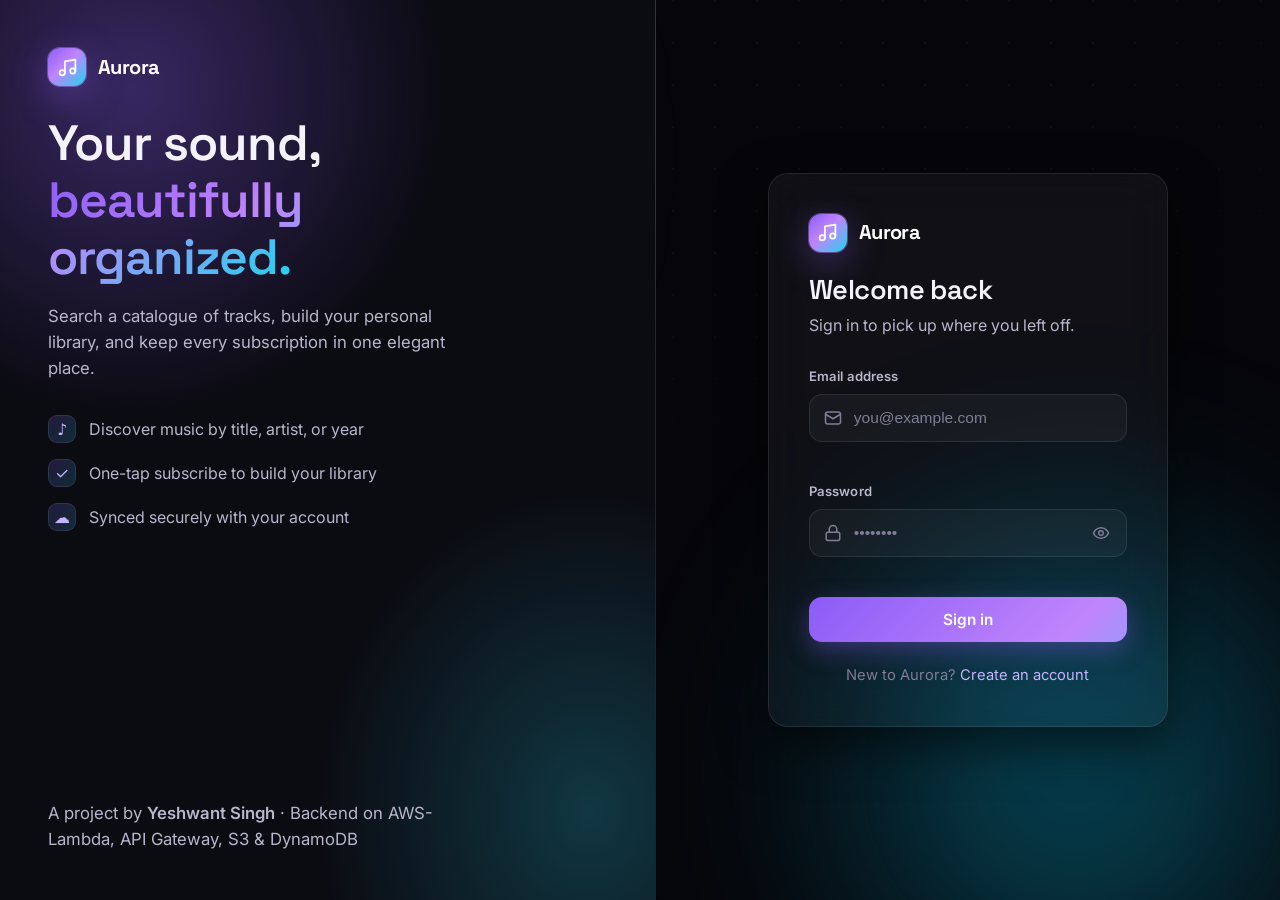
<file: index.html>
<!DOCTYPE html>
<html lang="en">
<head>
  <meta charset="UTF-8">
  <meta name="viewport" content="width=device-width, initial-scale=1.0">
  <meta name="theme-color" content="#06060a">
  <title>Aurora - Sign in</title>
  <meta name="description" content="Aurora - discover and subscribe to the music you love.">
  <link rel="preconnect" href="https://fonts.googleapis.com">
  <link rel="preconnect" href="https://fonts.gstatic.com" crossorigin>
  <link href="https://fonts.googleapis.com/css2?family=Inter:wght@400;500;600;700&family=Space+Grotesk:wght@500;600;700&display=swap" rel="stylesheet">
  <link rel="stylesheet" href="assets/css/styles.css">
</head>
<body>
  <a class="skip-link" href="#loginForm">Skip to login form</a>
  <div class="aurora" aria-hidden="true"></div>
  <div class="aurora-grid" aria-hidden="true"></div>

  <main class="auth">
    <!-- Brand panel -->
    <section class="auth-brand" aria-label="About Aurora">
      <div class="auth-brand-inner">
        <span class="brand">
          <span class="brand-mark" id="brandMark"></span>
          Aurora
        </span>
        <h1>Your sound,<br><span class="gradient-text">beautifully organized.</span></h1>
        <p>Search a catalogue of tracks, build your personal library, and keep every subscription in one elegant place.</p>
        <ul class="auth-features">
          <li><span class="tick" aria-hidden="true">♪</span> Discover music by title, artist, or year</li>
          <li><span class="tick" aria-hidden="true">✓</span> One-tap subscribe to build your library</li>
          <li><span class="tick" aria-hidden="true">☁</span> Synced securely with your account</li>
        </ul>
        <div class="equalizer" aria-hidden="true">
          <span></span><span></span><span></span><span></span><span></span><span></span>
        </div>
      </div>
      <p class="auth-foot">A project by <strong style="color:var(--text-dim);font-weight:600">Yeshwant Singh</strong> · Backend on AWS- Lambda, API Gateway, S3 &amp; DynamoDB</p>
    </section>

    <!-- Form panel -->
    <section class="auth-form-wrap">
      <form id="loginForm" class="auth-card glass" novalidate>
        <!-- compact brand for mobile -->
        <span class="brand" style="margin-bottom:22px;">
          <span class="brand-mark" id="brandMarkMobile"></span> Aurora
        </span>
        <h2>Welcome back</h2>
        <p class="sub">Sign in to pick up where you left off.</p>

        <div class="field">
          <label for="email">Email address</label>
          <div class="input-wrap">
            <span class="leading-icon" aria-hidden="true">
              <svg viewBox="0 0 24 24" fill="none" stroke="currentColor" stroke-width="2" stroke-linecap="round" stroke-linejoin="round" width="18" height="18"><rect x="2" y="4" width="20" height="16" rx="3"/><path d="m22 7-10 6L2 7"/></svg>
            </span>
            <input class="input" type="email" id="email" name="email" autocomplete="email"
                   placeholder="you@example.com" required aria-describedby="emailMsg">
          </div>
          <span class="field-msg" id="emailMsg" role="alert"></span>
        </div>

        <div class="field">
          <label for="password">Password</label>
          <div class="input-wrap">
            <span class="leading-icon" aria-hidden="true">
              <svg viewBox="0 0 24 24" fill="none" stroke="currentColor" stroke-width="2" stroke-linecap="round" stroke-linejoin="round" width="18" height="18"><rect x="3" y="11" width="18" height="11" rx="2"/><path d="M7 11V7a5 5 0 0 1 10 0v4"/></svg>
            </span>
            <input class="input" type="password" id="password" name="password" autocomplete="current-password"
                   placeholder="••••••••" required aria-describedby="passwordMsg">
            <button type="button" class="toggle-pass" data-target="password" aria-label="Show password" aria-pressed="false"></button>
          </div>
          <span class="field-msg" id="passwordMsg" role="alert"></span>
        </div>

        <button type="submit" class="btn btn-full" id="loginBtn">
          <span class="btn-label">Sign in</span>
          <span class="spinner" aria-hidden="true"></span>
        </button>

        <p class="auth-alt">New to Aurora? <a href="register.html">Create an account</a></p>
      </form>
    </section>
  </main>

  <script src="assets/js/config.js"></script>
  <script src="assets/js/login.js"></script>
</body>
</html>
</file>
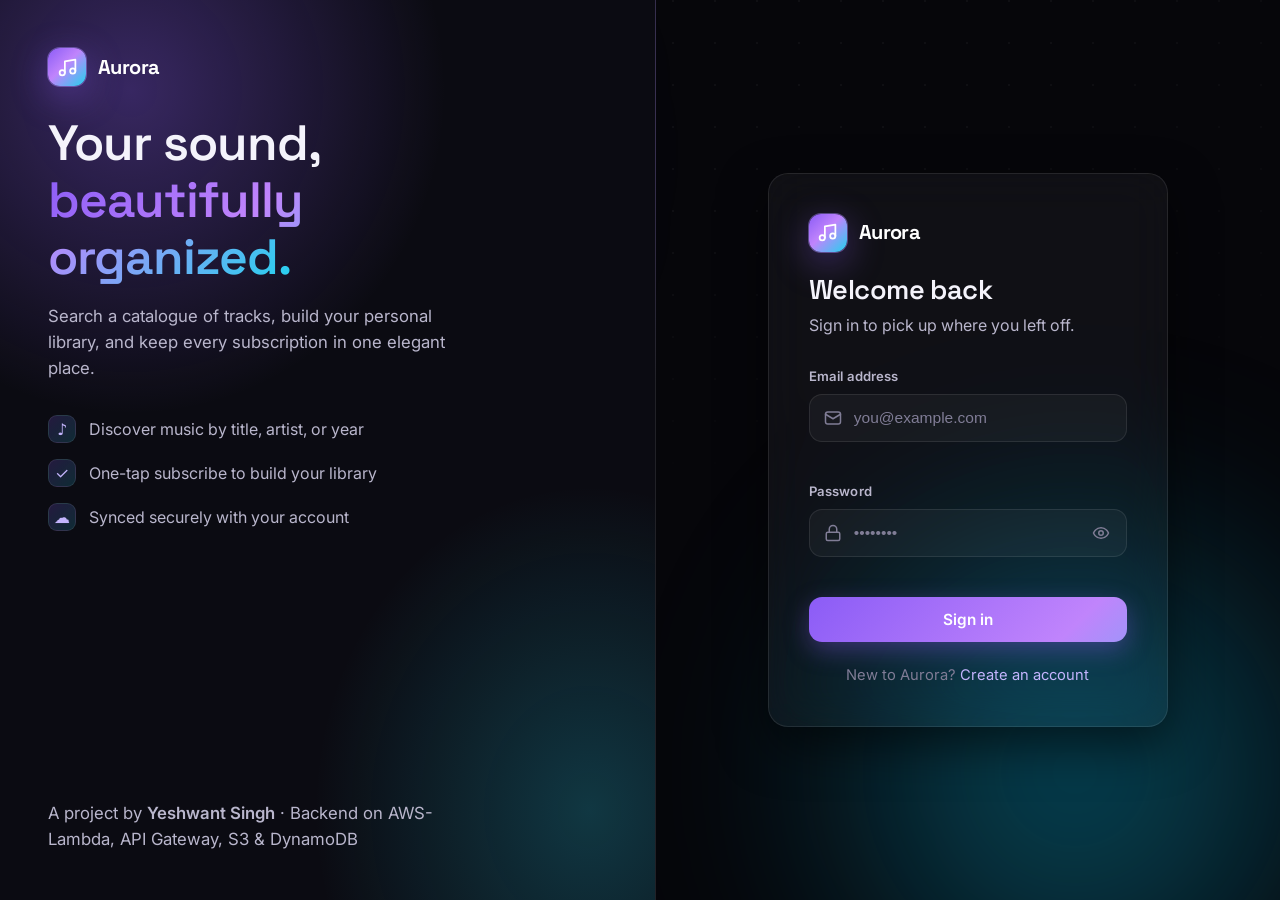
<file: main.html>
<!DOCTYPE html>
<html lang="en">
<head>
  <meta charset="UTF-8">
  <meta name="viewport" content="width=device-width, initial-scale=1.0">
  <meta name="theme-color" content="#06060a">
  <title>Aurora - Your Library</title>
  <meta name="description" content="Search music and manage your Aurora subscriptions.">
  <link rel="preconnect" href="https://fonts.googleapis.com">
  <link rel="preconnect" href="https://fonts.gstatic.com" crossorigin>
  <link href="https://fonts.googleapis.com/css2?family=Inter:wght@400;500;600;700&family=Space+Grotesk:wght@500;600;700&display=swap" rel="stylesheet">
  <link rel="stylesheet" href="assets/css/styles.css">
</head>
<body>
  <a class="skip-link" href="#main">Skip to content</a>
  <div class="aurora" aria-hidden="true"></div>
  <div class="aurora-grid" aria-hidden="true"></div>

  <!-- Top navigation -->
  <header class="nav">
    <a class="brand" href="main.html" aria-label="Aurora home">
      <span class="brand-mark" id="brandMark"></span> Aurora
    </a>
    <div class="nav-user">
      <div class="who" id="who">
        <small>Signed in as</small>
        <strong id="userName">Loading…</strong>
      </div>
      <div class="avatar" id="avatar" aria-hidden="true">A</div>
      <button class="btn btn-ghost btn-sm" id="logoutBtn" type="button">
        <svg viewBox="0 0 24 24" fill="none" stroke="currentColor" stroke-width="2" stroke-linecap="round" stroke-linejoin="round" width="16" height="16" aria-hidden="true"><path d="M9 21H5a2 2 0 0 1-2-2V5a2 2 0 0 1 2-2h4"/><path d="m16 17 5-5-5-5"/><path d="M21 12H9"/></svg>
        Log out
      </button>
    </div>
  </header>

  <main id="main" class="container page">
    <!-- Hero + search -->
    <section class="hero">
      <h1>Find your next <span class="gradient-text">favourite track</span></h1>
      <p>Search the catalogue by title, release year, or artist — then add what you love to your library.</p>
    </section>

    <form class="search-card glass" id="searchForm" role="search" aria-label="Search music">
      <div class="search-grid">
        <div class="field">
          <label for="title">Title</label>
          <input class="input no-icon" type="text" id="title" placeholder="e.g. Bohemian Rhapsody">
        </div>
        <div class="field">
          <label for="year">Year</label>
          <input class="input no-icon" type="text" id="year" inputmode="numeric" placeholder="e.g. 1975">
        </div>
        <div class="field">
          <label for="artist">Artist</label>
          <input class="input no-icon" type="text" id="artist" placeholder="e.g. Queen">
        </div>
        <button class="btn" id="searchBtn" type="submit">
          <span class="btn-label">
            <svg viewBox="0 0 24 24" fill="none" stroke="currentColor" stroke-width="2.2" stroke-linecap="round" stroke-linejoin="round" width="17" height="17" aria-hidden="true" style="margin-right:7px;vertical-align:-3px;"><circle cx="11" cy="11" r="8"/><path d="m21 21-4.3-4.3"/></svg>Search
          </span>
          <span class="spinner" aria-hidden="true"></span>
        </button>
      </div>
    </form>

    <!-- Search results -->
    <section class="section" id="resultsSection" hidden>
      <div class="section-head">
        <h2>Search results <span class="count-pill" id="resultsCount">0</span></h2>
      </div>
      <div class="grid" id="queryResults" aria-live="polite"></div>
    </section>

    <!-- Library -->
    <section class="section" id="librarySection">
      <div class="section-head">
        <h2>
          <svg viewBox="0 0 24 24" fill="none" stroke="currentColor" stroke-width="2" stroke-linecap="round" stroke-linejoin="round" width="20" height="20" aria-hidden="true"><path d="M9 18V5l12-2v13"/><circle cx="6" cy="18" r="3"/><circle cx="18" cy="16" r="3"/></svg>
          Your library <span class="count-pill" id="libraryCount">0</span>
        </h2>
      </div>
      <div class="grid" id="subscriptionsList" aria-live="polite"></div>
    </section>
  </main>

  <script src="assets/js/config.js"></script>
  <script src="assets/js/main.js"></script>
</body>
</html>
</file>
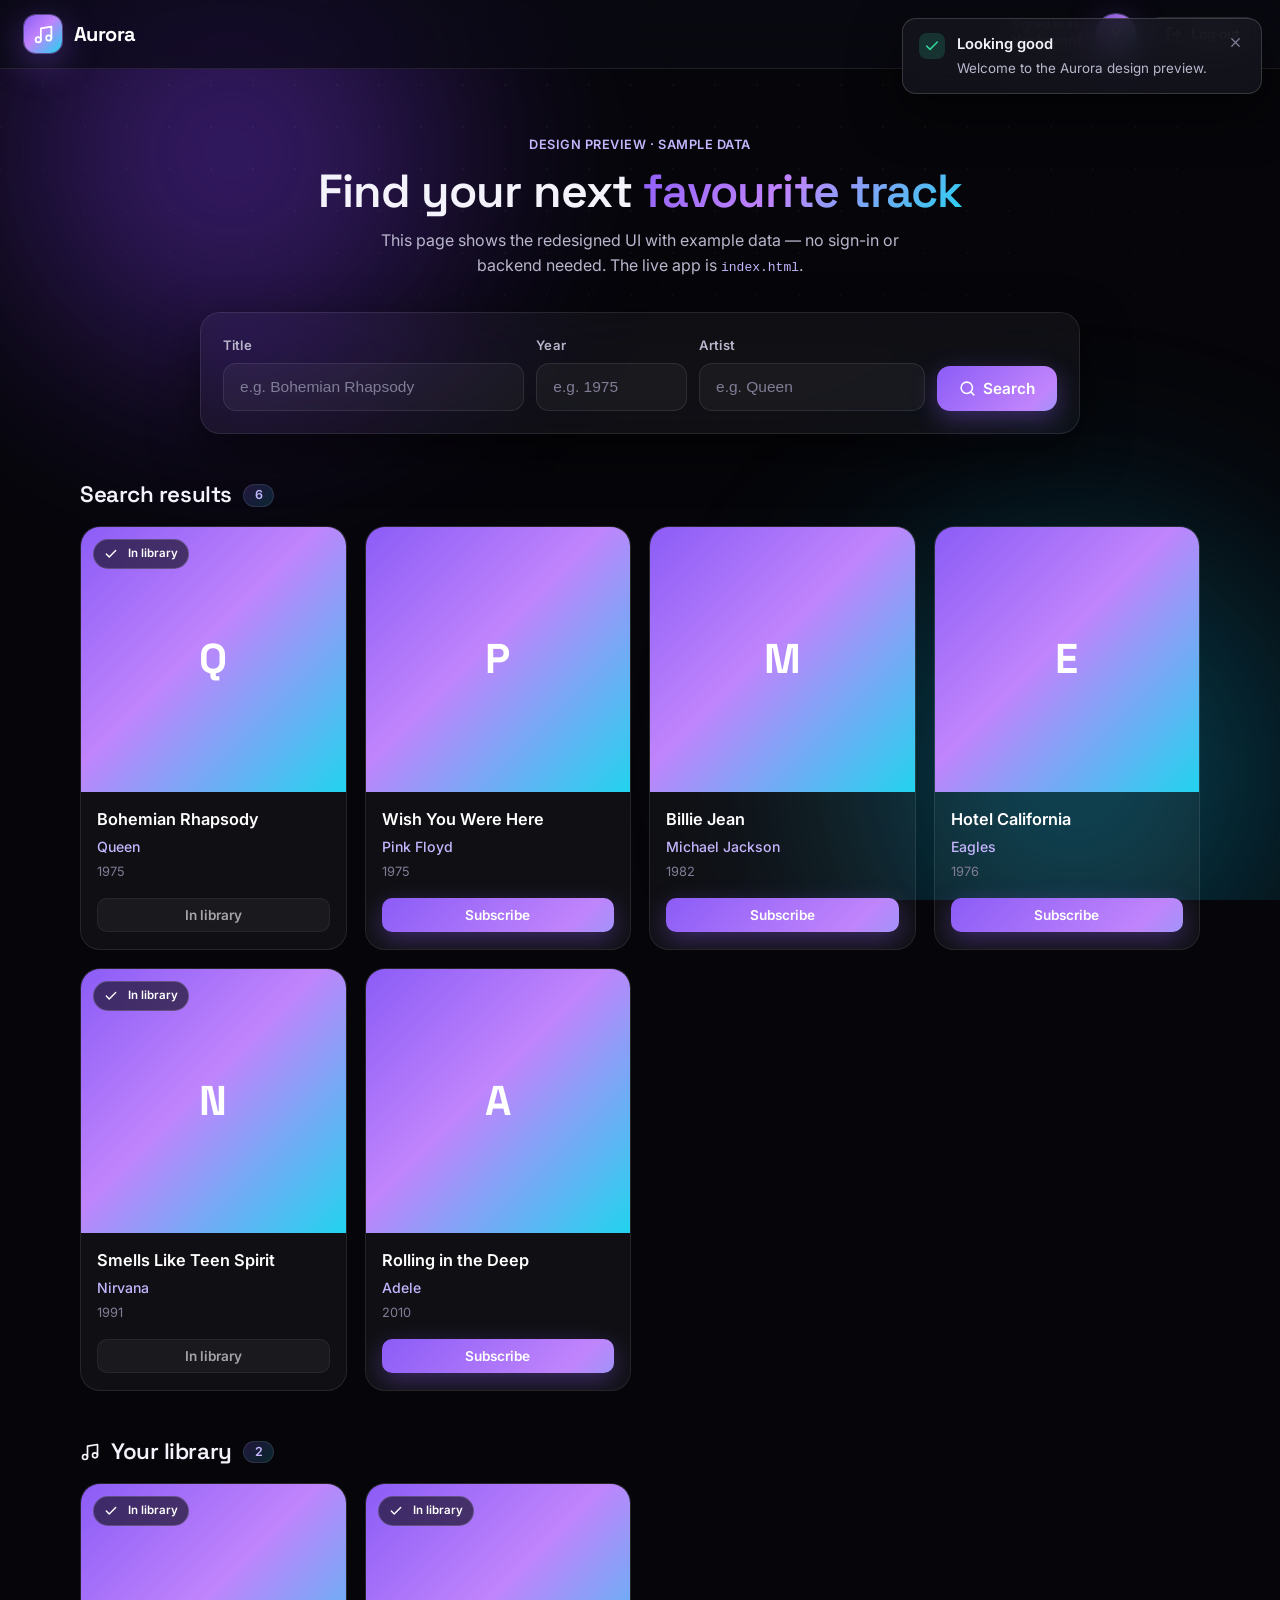
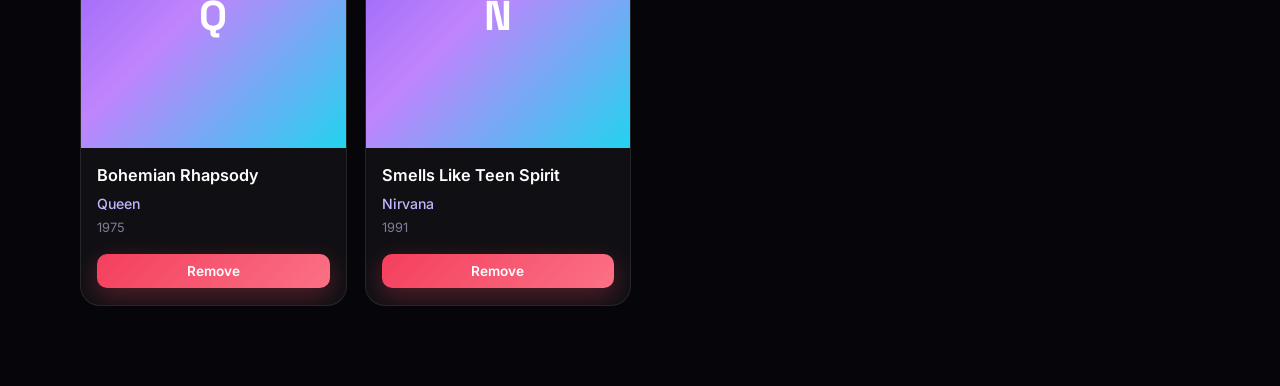
<file: preview.html>
<!DOCTYPE html>
<html lang="en">
<head>
  <meta charset="UTF-8">
  <meta name="viewport" content="width=device-width, initial-scale=1.0">
  <title>Aurora - Design Preview (no login needed)</title>
  <link rel="preconnect" href="https://fonts.googleapis.com">
  <link rel="preconnect" href="https://fonts.gstatic.com" crossorigin>
  <link href="https://fonts.googleapis.com/css2?family=Inter:wght@400;500;600;700&family=Space+Grotesk:wght@500;600;700&display=swap" rel="stylesheet">
  <link rel="stylesheet" href="assets/css/styles.css">
</head>
<body>
  <div class="aurora" aria-hidden="true"></div>
  <div class="aurora-grid" aria-hidden="true"></div>

  <header class="nav">
    <a class="brand" href="#"><span class="brand-mark" id="bm"></span> Aurora</a>
    <div class="nav-user">
      <div class="who"><small>Signed in as</small><strong>Yeshwant</strong></div>
      <div class="avatar">Y</div>
      <button class="btn btn-ghost btn-sm" type="button">
        <svg viewBox="0 0 24 24" fill="none" stroke="currentColor" stroke-width="2" stroke-linecap="round" stroke-linejoin="round" width="16" height="16" aria-hidden="true"><path d="M9 21H5a2 2 0 0 1-2-2V5a2 2 0 0 1 2-2h4"/><path d="m16 17 5-5-5-5"/><path d="M21 12H9"/></svg>
        Log out
      </button>
    </div>
  </header>

  <main class="container page">
    <section class="hero">
      <p style="color:var(--accent-soft);font-weight:600;letter-spacing:.04em;text-transform:uppercase;font-size:.8rem;margin-bottom:10px">Design preview · sample data</p>
      <h1>Find your next <span class="gradient-text">favourite track</span></h1>
      <p>This page shows the redesigned UI with example data — no sign-in or backend needed. The live app is <code style="color:var(--accent-soft)">index.html</code>.</p>
    </section>

    <form class="search-card glass" onsubmit="return false">
      <div class="search-grid">
        <div class="field"><label for="t">Title</label><input class="input no-icon" id="t" type="text" placeholder="e.g. Bohemian Rhapsody"></div>
        <div class="field"><label for="y">Year</label><input class="input no-icon" id="y" type="text" placeholder="e.g. 1975"></div>
        <div class="field"><label for="a">Artist</label><input class="input no-icon" id="a" type="text" placeholder="e.g. Queen"></div>
        <button class="btn" type="button" onclick="demoToast()"><span class="btn-label"><svg viewBox="0 0 24 24" fill="none" stroke="currentColor" stroke-width="2.2" stroke-linecap="round" stroke-linejoin="round" width="17" height="17" aria-hidden="true" style="margin-right:7px;vertical-align:-3px"><circle cx="11" cy="11" r="8"/><path d="m21 21-4.3-4.3"/></svg>Search</span></button>
      </div>
    </form>

    <section class="section">
      <div class="section-head"><h2>Search results <span class="count-pill">6</span></h2></div>
      <div class="grid" id="results"></div>
    </section>

    <section class="section">
      <div class="section-head"><h2>
        <svg viewBox="0 0 24 24" fill="none" stroke="currentColor" stroke-width="2" stroke-linecap="round" stroke-linejoin="round" width="20" height="20" aria-hidden="true"><path d="M9 18V5l12-2v13"/><circle cx="6" cy="18" r="3"/><circle cx="18" cy="16" r="3"/></svg>
        Your library <span class="count-pill">2</span></h2></div>
      <div class="grid" id="library"></div>
    </section>
  </main>

  <script src="assets/js/config.js"></script>
  <script>
    document.getElementById('bm').innerHTML = brandMarkSVG();

    const results = [
      { title: 'Bohemian Rhapsody', artist: 'Queen', year: 1975, sub: true },
      { title: 'Wish You Were Here', artist: 'Pink Floyd', year: 1975, sub: false },
      { title: 'Billie Jean', artist: 'Michael Jackson', year: 1982, sub: false },
      { title: 'Hotel California', artist: 'Eagles', year: 1976, sub: false },
      { title: 'Smells Like Teen Spirit', artist: 'Nirvana', year: 1991, sub: true },
      { title: 'Rolling in the Deep', artist: 'Adele', year: 2010, sub: false },
    ];
    const library = [
      { title: 'Bohemian Rhapsody', artist: 'Queen', year: 1975 },
      { title: 'Smells Like Teen Spirit', artist: 'Nirvana', year: 1991 },
    ];

    function card(item, mode) {
      const subscribed = mode === 'library' || item.sub;
      const el = document.createElement('article');
      el.className = 'card';
      const badge = subscribed ? `<span class="badge"><svg viewBox="0 0 24 24" fill="none" stroke="currentColor" stroke-width="2.4" stroke-linecap="round" stroke-linejoin="round" width="14" height="14" style="margin-right:5px"><path d="M20 6 9 17l-5-5"/></svg>In library</span>` : '';
      let btn;
      if (mode === 'library') btn = `<button class="btn btn-sm btn-danger">Remove</button>`;
      else if (subscribed) btn = `<button class="btn btn-sm btn-ghost" disabled>In library</button>`;
      else btn = `<button class="btn btn-sm">Subscribe</button>`;
      el.innerHTML = `
        <div class="card-art">${badge}<img alt="Artwork for ${item.artist}" src="${artistImageUrl(item.artist)}"></div>
        <div class="card-body">
          <span class="card-title">${item.title}</span>
          <span class="card-artist">${item.artist}</span>
          <span class="card-year">${item.year}</span>
          <div class="card-actions">${btn}</div>
        </div>`;
      attachImageFallback(el.querySelector('img'), item.artist);
      return el;
    }

    const r = document.getElementById('results');
    results.forEach((it, i) => { const c = card(it, 'result'); c.style.animationDelay = (i*45)+'ms'; r.appendChild(c); });
    const lib = document.getElementById('library');
    library.forEach((it, i) => { const c = card(it, 'library'); c.style.animationDelay = (i*45)+'ms'; lib.appendChild(c); });

    function demoToast() { showToast('This is a preview — open index.html to use the live app.', 'info', { title: 'Demo only' }); }
    setTimeout(() => showToast('Welcome to the Aurora design preview.', 'success', { title: 'Looking good' }), 600);
  </script>
</body>
</html>
</file>
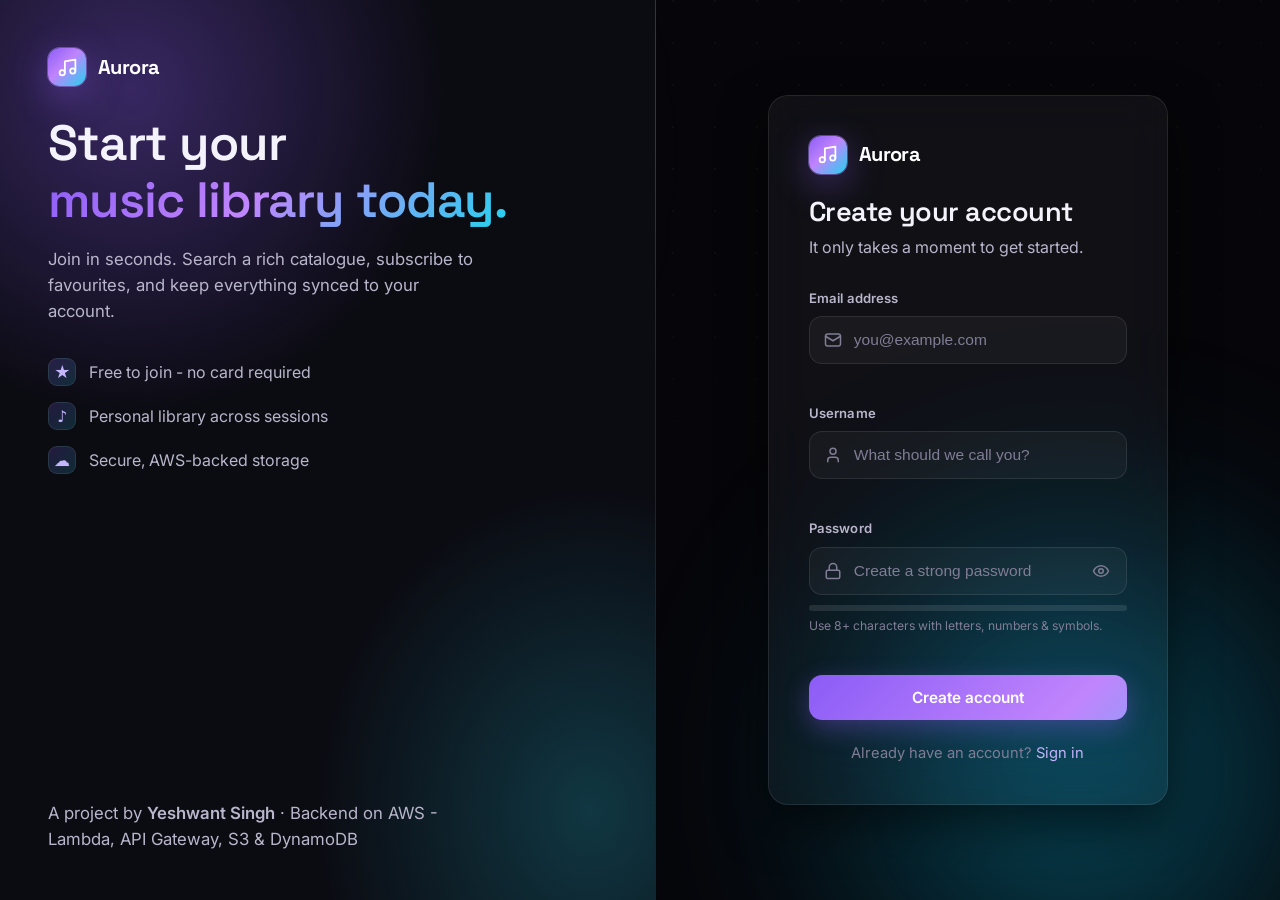
<file: register.html>
<!DOCTYPE html>
<html lang="en">
<head>
  <meta charset="UTF-8">
  <meta name="viewport" content="width=device-width, initial-scale=1.0">
  <meta name="theme-color" content="#06060a">
  <title>Aurora - Create account</title>
  <meta name="description" content="Create your Aurora account and start building your music library.">
  <link rel="preconnect" href="https://fonts.googleapis.com">
  <link rel="preconnect" href="https://fonts.gstatic.com" crossorigin>
  <link href="https://fonts.googleapis.com/css2?family=Inter:wght@400;500;600;700&family=Space+Grotesk:wght@500;600;700&display=swap" rel="stylesheet">
  <link rel="stylesheet" href="assets/css/styles.css">
</head>
<body>
  <a class="skip-link" href="#registerForm">Skip to registration form</a>
  <div class="aurora" aria-hidden="true"></div>
  <div class="aurora-grid" aria-hidden="true"></div>

  <main class="auth">
    <!-- Brand panel -->
    <section class="auth-brand" aria-label="About Aurora">
      <div class="auth-brand-inner">
        <span class="brand">
          <span class="brand-mark" id="brandMark"></span>
          Aurora
        </span>
        <h1>Start your<br><span class="gradient-text">music library today.</span></h1>
        <p>Join in seconds. Search a rich catalogue, subscribe to favourites, and keep everything synced to your account.</p>
        <ul class="auth-features">
          <li><span class="tick" aria-hidden="true">★</span> Free to join - no card required</li>
          <li><span class="tick" aria-hidden="true">♪</span> Personal library across sessions</li>
          <li><span class="tick" aria-hidden="true">☁</span> Secure, AWS-backed storage</li>
        </ul>
        <div class="equalizer" aria-hidden="true">
          <span></span><span></span><span></span><span></span><span></span><span></span>
        </div>
      </div>
      <p class="auth-foot">A project by <strong style="color:var(--text-dim);font-weight:600">Yeshwant Singh</strong> · Backend on AWS - Lambda, API Gateway, S3 &amp; DynamoDB</p>
    </section>

    <!-- Form panel -->
    <section class="auth-form-wrap">
      <form id="registerForm" class="auth-card glass" novalidate>
        <span class="brand" style="margin-bottom:22px;">
          <span class="brand-mark" id="brandMarkMobile"></span> Aurora
        </span>
        <h2>Create your account</h2>
        <p class="sub">It only takes a moment to get started.</p>

        <div class="field">
          <label for="email">Email address</label>
          <div class="input-wrap">
            <span class="leading-icon" aria-hidden="true">
              <svg viewBox="0 0 24 24" fill="none" stroke="currentColor" stroke-width="2" stroke-linecap="round" stroke-linejoin="round" width="18" height="18"><rect x="2" y="4" width="20" height="16" rx="3"/><path d="m22 7-10 6L2 7"/></svg>
            </span>
            <input class="input" type="email" id="email" name="email" autocomplete="email"
                   placeholder="you@example.com" required aria-describedby="emailMsg">
          </div>
          <span class="field-msg" id="emailMsg" role="alert"></span>
        </div>

        <div class="field">
          <label for="user_name">Username</label>
          <div class="input-wrap">
            <span class="leading-icon" aria-hidden="true">
              <svg viewBox="0 0 24 24" fill="none" stroke="currentColor" stroke-width="2" stroke-linecap="round" stroke-linejoin="round" width="18" height="18"><path d="M19 21v-2a4 4 0 0 0-4-4H9a4 4 0 0 0-4 4v2"/><circle cx="12" cy="7" r="4"/></svg>
            </span>
            <input class="input" type="text" id="user_name" name="user_name" autocomplete="username"
                   placeholder="What should we call you?" required aria-describedby="userMsg">
          </div>
          <span class="field-msg" id="userMsg" role="alert"></span>
        </div>

        <div class="field">
          <label for="password">Password</label>
          <div class="input-wrap">
            <span class="leading-icon" aria-hidden="true">
              <svg viewBox="0 0 24 24" fill="none" stroke="currentColor" stroke-width="2" stroke-linecap="round" stroke-linejoin="round" width="18" height="18"><rect x="3" y="11" width="18" height="11" rx="2"/><path d="M7 11V7a5 5 0 0 1 10 0v4"/></svg>
            </span>
            <input class="input" type="password" id="password" name="password" autocomplete="new-password"
                   placeholder="Create a strong password" required aria-describedby="passwordMsg strengthLabel">
            <button type="button" class="toggle-pass" data-target="password" aria-label="Show password" aria-pressed="false"></button>
          </div>
          <div class="strength" aria-hidden="false">
            <div class="strength-bar"><span id="strengthFill"></span></div>
            <span class="strength-label" id="strengthLabel">Use 8+ characters with letters, numbers & symbols.</span>
          </div>
          <span class="field-msg" id="passwordMsg" role="alert"></span>
        </div>

        <button type="submit" class="btn btn-full" id="registerBtn">
          <span class="btn-label">Create account</span>
          <span class="spinner" aria-hidden="true"></span>
        </button>

        <p class="auth-alt">Already have an account? <a href="index.html">Sign in</a></p>
      </form>
    </section>
  </main>

  <script src="assets/js/config.js"></script>
  <script src="assets/js/register.js"></script>
</body>
</html>
</file>
<file: assets/css/styles.css>
/* ============================================================
   Aurora — Music Subscriptions
   Premium dark design system
   ============================================================ */

/* ---------- Design tokens ---------- */
:root {
  /* Surfaces */
  --bg-0: #06060a;
  --bg-1: #0b0b12;
  --bg-2: #101019;
  --surface: rgba(255, 255, 255, 0.045);
  --surface-2: rgba(255, 255, 255, 0.07);
  --surface-3: rgba(255, 255, 255, 0.10);
  --border: rgba(255, 255, 255, 0.09);
  --border-strong: rgba(255, 255, 255, 0.16);

  /* Text */
  --text: #f4f3fb;
  --text-dim: #b9b6cc;
  --text-mute: #807d96;

  /* Brand (lavender lineage, elevated) */
  --accent: #a78bfa;
  --accent-strong: #8b5cf6;
  --accent-soft: #c4b5fd;
  --cyan: #22d3ee;
  --pink: #f472b6;
  --grad: linear-gradient(135deg, #8b5cf6 0%, #c084fc 45%, #22d3ee 100%);
  --grad-soft: linear-gradient(135deg, rgba(139,92,246,0.20), rgba(34,211,238,0.16));

  /* Status */
  --success: #34d399;
  --danger: #fb7185;
  --warning: #fbbf24;

  /* Effects */
  --radius: 20px;
  --radius-sm: 13px;
  --radius-pill: 999px;
  --shadow-sm: 0 4px 16px rgba(0, 0, 0, 0.35);
  --shadow: 0 18px 48px rgba(0, 0, 0, 0.55);
  --glow: 0 0 0 1px rgba(167, 139, 250, 0.45), 0 10px 36px rgba(139, 92, 246, 0.40);
  --ring: 0 0 0 3px rgba(167, 139, 250, 0.45);

  --ease: cubic-bezier(0.22, 1, 0.36, 1);
  --speed: 0.35s;
}

/* ---------- Reset ---------- */
*, *::before, *::after { box-sizing: border-box; }
html { -webkit-text-size-adjust: 100%; scroll-behavior: smooth; }
body {
  margin: 0;
  min-height: 100vh;
  font-family: 'Inter', system-ui, -apple-system, sans-serif;
  color: var(--text);
  background: var(--bg-0);
  line-height: 1.55;
  -webkit-font-smoothing: antialiased;
  text-rendering: optimizeLegibility;
  overflow-x: hidden;
}
h1, h2, h3, h4 {
  font-family: 'Space Grotesk', 'Inter', sans-serif;
  font-weight: 600;
  letter-spacing: -0.02em;
  line-height: 1.15;
  margin: 0;
}
p { margin: 0; }
a { color: var(--accent-soft); text-decoration: none; transition: color var(--speed) var(--ease); }
a:hover { color: #fff; }
img { display: block; max-width: 100%; }
button { font-family: inherit; cursor: pointer; }

/* ---------- Animated aurora background ---------- */
.aurora {
  position: fixed;
  inset: 0;
  z-index: -2;
  background: var(--bg-0);
  overflow: hidden;
}
.aurora::before,
.aurora::after {
  content: "";
  position: absolute;
  width: 60vmax;
  height: 60vmax;
  border-radius: 50%;
  filter: blur(90px);
  opacity: 0.55;
  will-change: transform;
}
.aurora::before {
  background: radial-gradient(circle at center, #7c3aed, transparent 60%);
  top: -18vmax; left: -12vmax;
  animation: drift1 22s var(--ease) infinite alternate;
}
.aurora::after {
  background: radial-gradient(circle at center, #0891b2, transparent 60%);
  bottom: -20vmax; right: -14vmax;
  animation: drift2 26s var(--ease) infinite alternate;
}
.aurora-grid {
  position: fixed;
  inset: 0;
  z-index: -1;
  background-image:
    radial-gradient(circle at 1px 1px, rgba(255,255,255,0.04) 1px, transparent 0);
  background-size: 42px 42px;
  mask-image: radial-gradient(ellipse 80% 60% at 50% 0%, #000 40%, transparent 100%);
  pointer-events: none;
}
@keyframes drift1 {
  to { transform: translate(18vmax, 12vmax) scale(1.2); }
}
@keyframes drift2 {
  to { transform: translate(-16vmax, -10vmax) scale(1.15); }
}

/* ---------- Reusable bits ---------- */
.glass {
  background: var(--surface);
  border: 1px solid var(--border);
  border-radius: var(--radius);
  backdrop-filter: blur(22px) saturate(140%);
  -webkit-backdrop-filter: blur(22px) saturate(140%);
  box-shadow: var(--shadow);
}
.brand {
  display: inline-flex;
  align-items: center;
  gap: 12px;
  font-family: 'Space Grotesk', sans-serif;
  font-weight: 700;
  font-size: 1.25rem;
  letter-spacing: -0.03em;
  color: #fff;
}
.brand-mark {
  width: 38px; height: 38px;
  display: grid; place-items: center;
  border-radius: 12px;
  background: var(--grad);
  box-shadow: var(--glow);
  flex: 0 0 auto;
}
.brand-mark svg { width: 21px; height: 21px; }
.gradient-text {
  background: var(--grad);
  -webkit-background-clip: text;
  background-clip: text;
  color: transparent;
}

/* Skip link (a11y) */
.skip-link {
  position: absolute;
  left: 14px; top: -60px;
  z-index: 2000;
  padding: 10px 18px;
  border-radius: 10px;
  background: var(--accent-strong);
  color: #fff;
  font-weight: 600;
  transition: top 0.2s var(--ease);
}
.skip-link:focus { top: 14px; color: #fff; }

/* ---------- Buttons ---------- */
.btn {
  position: relative;
  display: inline-flex;
  align-items: center;
  justify-content: center;
  gap: 9px;
  border: none;
  border-radius: var(--radius-sm);
  padding: 13px 22px;
  font-size: 0.96rem;
  font-weight: 600;
  color: #fff;
  background: var(--grad);
  background-size: 180% 180%;
  box-shadow: 0 8px 24px rgba(139, 92, 246, 0.35);
  transition: transform var(--speed) var(--ease), box-shadow var(--speed) var(--ease), background-position var(--speed) var(--ease), filter var(--speed) var(--ease);
  overflow: hidden;
}
.btn:hover { transform: translateY(-2px); box-shadow: var(--glow); background-position: 100% 0; }
.btn:active { transform: translateY(0) scale(0.98); }
.btn[disabled] { opacity: 0.65; cursor: not-allowed; transform: none; filter: saturate(0.7); }
.btn-full { width: 100%; }

.btn-ghost {
  background: var(--surface-2);
  box-shadow: inset 0 0 0 1px var(--border);
  color: var(--text);
}
.btn-ghost:hover {
  background: var(--surface-3);
  box-shadow: inset 0 0 0 1px var(--border-strong);
}
.btn-danger {
  background: linear-gradient(135deg, #f43f5e, #fb7185);
  box-shadow: 0 8px 24px rgba(244, 63, 94, 0.3);
}
.btn-sm { padding: 9px 16px; font-size: 0.85rem; border-radius: 10px; }

/* spinner inside buttons */
.btn .spinner { width: 17px; height: 17px; display: none; }
.btn.loading .btn-label { visibility: hidden; }
.btn.loading .spinner { display: block; position: absolute; }
.spinner {
  border: 2.5px solid rgba(255,255,255,0.35);
  border-top-color: #fff;
  border-radius: 50%;
  animation: spin 0.7s linear infinite;
}
@keyframes spin { to { transform: rotate(360deg); } }

/* ---------- Form fields ---------- */
.field { margin-bottom: 18px; }
.field > label {
  display: block;
  font-size: 0.82rem;
  font-weight: 600;
  color: var(--text-dim);
  margin-bottom: 8px;
  letter-spacing: 0.01em;
}
.input-wrap { position: relative; display: flex; align-items: center; }
.input-wrap .leading-icon {
  position: absolute; left: 15px;
  width: 18px; height: 18px;
  color: var(--text-mute);
  pointer-events: none;
}
.input {
  width: 100%;
  padding: 14px 16px 14px 44px;
  font-size: 0.97rem;
  color: var(--text);
  background: rgba(255, 255, 255, 0.04);
  border: 1px solid var(--border);
  border-radius: var(--radius-sm);
  transition: border-color var(--speed) var(--ease), box-shadow var(--speed) var(--ease), background var(--speed) var(--ease);
}
.input::placeholder { color: var(--text-mute); }
.input:hover { border-color: var(--border-strong); }
.input:focus {
  outline: none;
  border-color: var(--accent);
  background: rgba(255, 255, 255, 0.06);
  box-shadow: var(--ring);
}
.input.no-icon { padding-left: 16px; }
.input[aria-invalid="true"] {
  border-color: var(--danger);
  box-shadow: 0 0 0 3px rgba(251, 113, 133, 0.3);
}
.toggle-pass {
  position: absolute; right: 8px;
  display: grid; place-items: center;
  width: 36px; height: 36px;
  border: none; background: transparent;
  color: var(--text-mute);
  border-radius: 9px;
  transition: color var(--speed) var(--ease), background var(--speed) var(--ease);
}
.toggle-pass:hover { color: var(--text); background: var(--surface-2); }
.toggle-pass:focus-visible { outline: none; box-shadow: var(--ring); color: var(--text); }

.field-msg {
  display: block;
  min-height: 1.1em;
  margin-top: 7px;
  font-size: 0.8rem;
  color: var(--danger);
}

/* Password strength meter */
.strength { margin-top: 10px; }
.strength-bar {
  height: 6px;
  border-radius: 999px;
  background: var(--surface-3);
  overflow: hidden;
}
.strength-bar > span {
  display: block; height: 100%; width: 0;
  border-radius: 999px;
  transition: width var(--speed) var(--ease), background var(--speed) var(--ease);
}
.strength-label { font-size: 0.76rem; color: var(--text-mute); margin-top: 6px; display: block; }

/* ---------- Auth split layout ---------- */
.auth {
  display: grid;
  grid-template-columns: 1.05fr 1fr;
  min-height: 100vh;
}
.auth-brand {
  position: relative;
  display: flex;
  flex-direction: column;
  justify-content: space-between;
  padding: 48px;
  overflow: hidden;
  background:
    radial-gradient(80% 60% at 20% 10%, rgba(139,92,246,0.35), transparent 60%),
    radial-gradient(70% 60% at 90% 90%, rgba(34,211,238,0.22), transparent 60%),
    var(--bg-1);
  border-right: 1px solid var(--border);
}
.auth-brand-inner { position: relative; z-index: 2; max-width: 460px; }
.auth-brand h1 {
  font-size: clamp(2rem, 4vw, 3.1rem);
  margin: 28px 0 18px;
}
.auth-brand p { color: var(--text-dim); font-size: 1.05rem; max-width: 40ch; }
.auth-features { list-style: none; padding: 0; margin: 34px 0 0; display: grid; gap: 16px; }
.auth-features li { display: flex; gap: 13px; align-items: center; color: var(--text-dim); }
.auth-features .tick {
  flex: 0 0 auto;
  width: 28px; height: 28px;
  display: grid; place-items: center;
  border-radius: 9px;
  background: var(--grad-soft);
  color: var(--accent-soft);
  border: 1px solid var(--border);
}
.auth-foot { position: relative; z-index: 2; color: var(--text-mute); font-size: 0.85rem; }

/* Equalizer animation in brand panel */
.equalizer { display: flex; align-items: flex-end; gap: 6px; height: 60px; margin-top: 8px; }
.equalizer span {
  width: 7px; border-radius: 6px;
  background: var(--grad);
  animation: eq 1.4s var(--ease) infinite;
}
.equalizer span:nth-child(1) { animation-delay: -0.2s; }
.equalizer span:nth-child(2) { animation-delay: -0.6s; }
.equalizer span:nth-child(3) { animation-delay: -0.1s; }
.equalizer span:nth-child(4) { animation-delay: -0.8s; }
.equalizer span:nth-child(5) { animation-delay: -0.4s; }
.equalizer span:nth-child(6) { animation-delay: -0.5s; }
@keyframes eq { 0%,100% { height: 18%; } 50% { height: 100%; } }

.auth-form-wrap {
  display: flex;
  align-items: center;
  justify-content: center;
  padding: 40px 28px;
}
.auth-card {
  width: 100%;
  max-width: 400px;
  padding: 40px;
  animation: rise 0.7s var(--ease) both;
}
.auth-card h2 { font-size: 1.7rem; margin-bottom: 8px; }
.auth-card .sub { color: var(--text-dim); margin-bottom: 28px; }
.auth-alt { text-align: center; margin-top: 22px; color: var(--text-mute); font-size: 0.92rem; }
@keyframes rise { from { opacity: 0; transform: translateY(22px); } to { opacity: 1; transform: none; } }

/* ---------- App shell / nav ---------- */
.nav {
  position: sticky;
  top: 0;
  z-index: 100;
  display: flex;
  align-items: center;
  justify-content: space-between;
  gap: 16px;
  padding: 14px 24px;
  background: rgba(11, 11, 18, 0.72);
  backdrop-filter: blur(18px) saturate(140%);
  -webkit-backdrop-filter: blur(18px) saturate(140%);
  border-bottom: 1px solid var(--border);
}
.nav-user { display: flex; align-items: center; gap: 14px; }
.avatar {
  width: 40px; height: 40px;
  display: grid; place-items: center;
  border-radius: 50%;
  background: var(--grad);
  color: #fff; font-weight: 700;
  box-shadow: var(--glow);
  flex: 0 0 auto;
  text-transform: uppercase;
}
.nav-user .who { line-height: 1.2; }
.nav-user .who small { display: block; color: var(--text-mute); font-size: 0.74rem; }
.nav-user .who strong { font-size: 0.96rem; font-weight: 600; }

.container { max-width: 1120px; margin: 0 auto; padding: 0 24px; }
.page { padding: 36px 0 80px; }

/* Hero / search */
.hero { text-align: center; padding: 30px 0 8px; animation: rise 0.6s var(--ease) both; }
.hero h1 { font-size: clamp(1.9rem, 4vw, 2.9rem); margin-bottom: 10px; }
.hero p { color: var(--text-dim); max-width: 52ch; margin: 0 auto; }

.search-card { margin: 26px auto 0; max-width: 880px; padding: 22px; }
.search-grid {
  display: grid;
  grid-template-columns: 2fr 1fr 1.5fr auto;
  gap: 12px;
  align-items: end;
}
.search-grid .field { margin: 0; }

/* Section heading */
.section { margin-top: 48px; animation: rise 0.6s var(--ease) both; }
.section-head {
  display: flex;
  align-items: center;
  justify-content: space-between;
  gap: 14px;
  margin-bottom: 18px;
}
.section-head h2 { font-size: 1.4rem; display: flex; align-items: center; gap: 11px; }
.count-pill {
  font-family: 'Inter', sans-serif;
  font-size: 0.78rem; font-weight: 600;
  color: var(--accent-soft);
  background: var(--grad-soft);
  border: 1px solid var(--border);
  padding: 3px 11px; border-radius: var(--radius-pill);
}

/* ---------- Music card grid ---------- */
.grid {
  display: grid;
  grid-template-columns: repeat(auto-fill, minmax(220px, 1fr));
  gap: 18px;
}
.card {
  position: relative;
  display: flex;
  flex-direction: column;
  border-radius: var(--radius);
  background: var(--surface);
  border: 1px solid var(--border);
  overflow: hidden;
  transition: transform var(--speed) var(--ease), border-color var(--speed) var(--ease), box-shadow var(--speed) var(--ease);
  animation: rise 0.5s var(--ease) both;
}
.card:hover {
  transform: translateY(-6px);
  border-color: var(--border-strong);
  box-shadow: var(--shadow);
}
.card-art {
  position: relative;
  aspect-ratio: 1 / 1;
  overflow: hidden;
  background: linear-gradient(135deg, #1c1830, #0f1626);
}
.card-art img {
  width: 100%; height: 100%;
  object-fit: cover;
  transition: transform 0.6s var(--ease);
}
.card:hover .card-art img { transform: scale(1.06); }
.art-fallback {
  position: absolute; inset: 0;
  display: grid; place-items: center;
  font-family: 'Space Grotesk', sans-serif;
  font-size: 2.6rem; font-weight: 700;
  color: #fff;
  background: var(--grad);
  text-transform: uppercase;
}
.card-art::after {
  content: "";
  position: absolute; inset: 0;
  background: linear-gradient(to top, rgba(6,6,10,0.85), transparent 55%);
  opacity: 0; transition: opacity var(--speed) var(--ease);
}
.card:hover .card-art::after { opacity: 1; }
.card-body { padding: 15px 16px 17px; display: flex; flex-direction: column; gap: 4px; flex: 1; }
.card-title {
  font-size: 1.02rem; font-weight: 600;
  color: #fff;
  display: -webkit-box; -webkit-line-clamp: 1; -webkit-box-orient: vertical; overflow: hidden;
}
.card-artist { color: var(--accent-soft); font-size: 0.88rem; font-weight: 500; }
.card-year { color: var(--text-mute); font-size: 0.8rem; }
.card-actions { margin-top: 12px; }
.card-actions .btn { width: 100%; }

/* Badge on subscribed cards */
.badge {
  position: absolute; top: 12px; left: 12px;
  z-index: 2;
  display: inline-flex; align-items: center; gap: 5px;
  padding: 5px 10px;
  font-size: 0.72rem; font-weight: 600;
  color: #fff;
  background: rgba(6,6,10,0.6);
  border: 1px solid var(--border-strong);
  border-radius: var(--radius-pill);
  backdrop-filter: blur(8px);
}

/* ---------- Skeleton loaders ---------- */
.skeleton .sk {
  background: linear-gradient(100deg, var(--surface) 30%, var(--surface-3) 50%, var(--surface) 70%);
  background-size: 220% 100%;
  animation: shimmer 1.3s linear infinite;
  border-radius: 8px;
}
.skeleton .sk-art { aspect-ratio: 1/1; border-radius: 0; }
.skeleton .sk-line { height: 13px; margin: 10px 16px 0; }
.skeleton .sk-line.short { width: 55%; }
.skeleton .sk-btn { height: 38px; margin: 14px 16px 16px; border-radius: 10px; }
@keyframes shimmer { to { background-position: -220% 0; } }

/* ---------- Empty / error states ---------- */
.state {
  text-align: center;
  padding: 54px 24px;
  border: 1px dashed var(--border-strong);
  border-radius: var(--radius);
  background: rgba(255,255,255,0.02);
}
.state .state-icon {
  width: 66px; height: 66px;
  margin: 0 auto 18px;
  display: grid; place-items: center;
  border-radius: 20px;
  background: var(--grad-soft);
  color: var(--accent-soft);
  border: 1px solid var(--border);
}
.state h3 { font-size: 1.2rem; margin-bottom: 7px; }
.state p { color: var(--text-mute); max-width: 42ch; margin: 0 auto; }

/* ---------- Toasts ---------- */
.toast-stack {
  position: fixed;
  top: 18px; right: 18px;
  z-index: 3000;
  display: flex; flex-direction: column; gap: 12px;
  width: min(360px, calc(100vw - 36px));
}
.toast {
  display: flex; align-items: flex-start; gap: 12px;
  padding: 14px 16px;
  border-radius: 14px;
  background: rgba(20, 20, 30, 0.86);
  border: 1px solid var(--border-strong);
  backdrop-filter: blur(18px);
  box-shadow: var(--shadow);
  color: var(--text);
  animation: toastIn 0.45s var(--ease) both;
}
.toast.out { animation: toastOut 0.4s var(--ease) forwards; }
.toast .ti {
  flex: 0 0 auto;
  width: 26px; height: 26px;
  display: grid; place-items: center;
  border-radius: 8px;
}
.toast.success .ti { background: rgba(52, 211, 153, 0.18); color: var(--success); }
.toast.error .ti { background: rgba(251, 113, 133, 0.18); color: var(--danger); }
.toast.info .ti { background: var(--grad-soft); color: var(--accent-soft); }
.toast .tc { flex: 1; }
.toast .tt { font-weight: 600; font-size: 0.92rem; }
.toast .td { color: var(--text-dim); font-size: 0.84rem; margin-top: 2px; }
.toast .tx {
  border: none; background: transparent; color: var(--text-mute);
  cursor: pointer; padding: 2px; border-radius: 6px; line-height: 0;
}
.toast .tx:hover { color: var(--text); }
@keyframes toastIn { from { opacity: 0; transform: translateX(40px) scale(0.96); } to { opacity: 1; transform: none; } }
@keyframes toastOut { to { opacity: 0; transform: translateX(40px) scale(0.96); } }

/* ---------- Focus visibility (a11y) ---------- */
:focus-visible { outline: none; box-shadow: var(--ring); border-radius: 8px; }
.btn:focus-visible { box-shadow: var(--ring), 0 8px 24px rgba(139,92,246,0.35); }

/* Screen-reader only */
.sr-only {
  position: absolute; width: 1px; height: 1px;
  padding: 0; margin: -1px; overflow: hidden;
  clip: rect(0,0,0,0); white-space: nowrap; border: 0;
}

/* ---------- Responsive ---------- */
@media (max-width: 920px) {
  .auth { grid-template-columns: 1fr; }
  .auth-brand { display: none; }
  .auth-brand.compact {
    display: flex; min-height: auto; padding: 30px 28px;
    border-right: none; border-bottom: 1px solid var(--border);
  }
}
@media (max-width: 760px) {
  .search-grid { grid-template-columns: 1fr 1fr; }
  .search-grid .field:first-child { grid-column: 1 / -1; }
  .search-grid .btn { grid-column: 1 / -1; }
  .grid { grid-template-columns: repeat(auto-fill, minmax(150px, 1fr)); gap: 14px; }
  .nav-user .who { display: none; }
  .page { padding: 24px 0 64px; }
}
@media (max-width: 460px) {
  .container { padding: 0 16px; }
  .auth-form-wrap { padding: 28px 18px; }
  .auth-card { padding: 28px 22px; }
  .grid { grid-template-columns: repeat(2, 1fr); }
  .card-art { aspect-ratio: 1/1; }
}

/* ---------- Reduced motion ---------- */
@media (prefers-reduced-motion: reduce) {
  *, *::before, *::after {
    animation-duration: 0.001ms !important;
    animation-iteration-count: 1 !important;
    transition-duration: 0.001ms !important;
    scroll-behavior: auto !important;
  }
  .aurora::before, .aurora::after { animation: none; }
}
</file>
